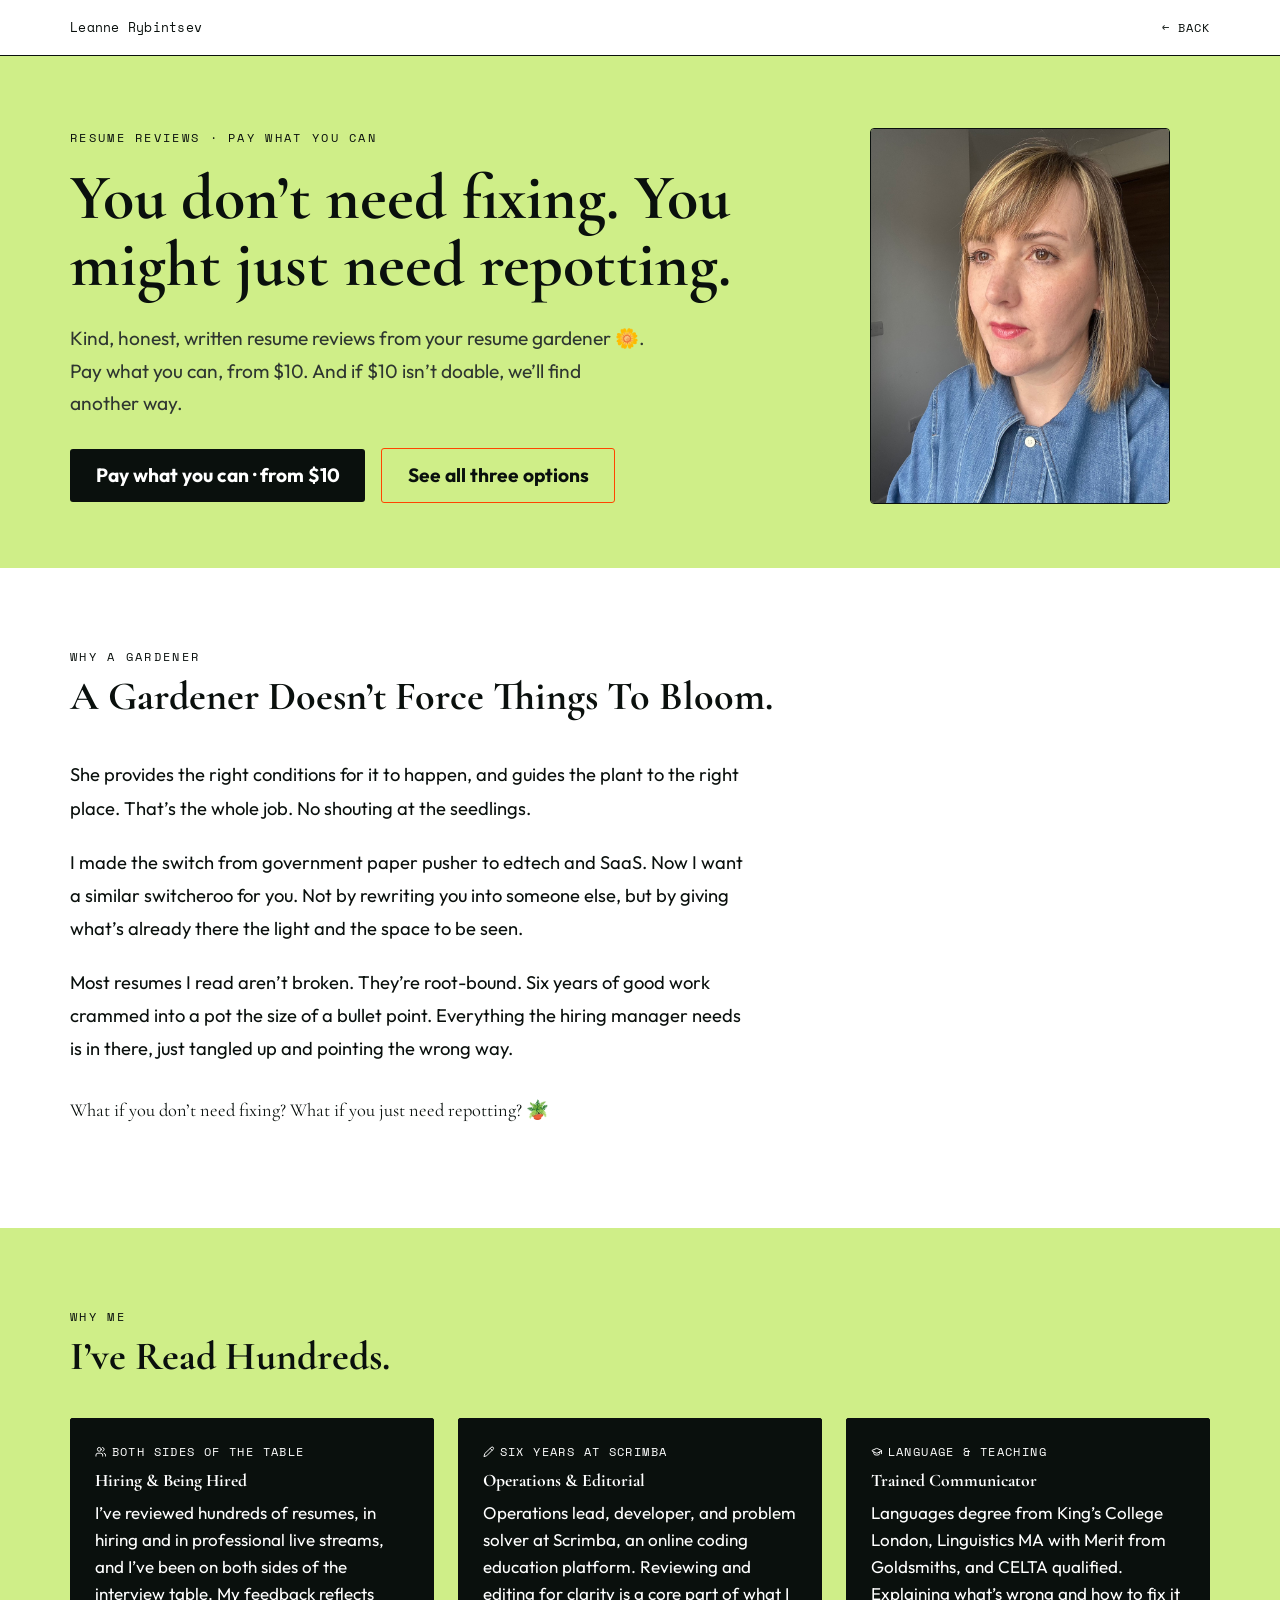
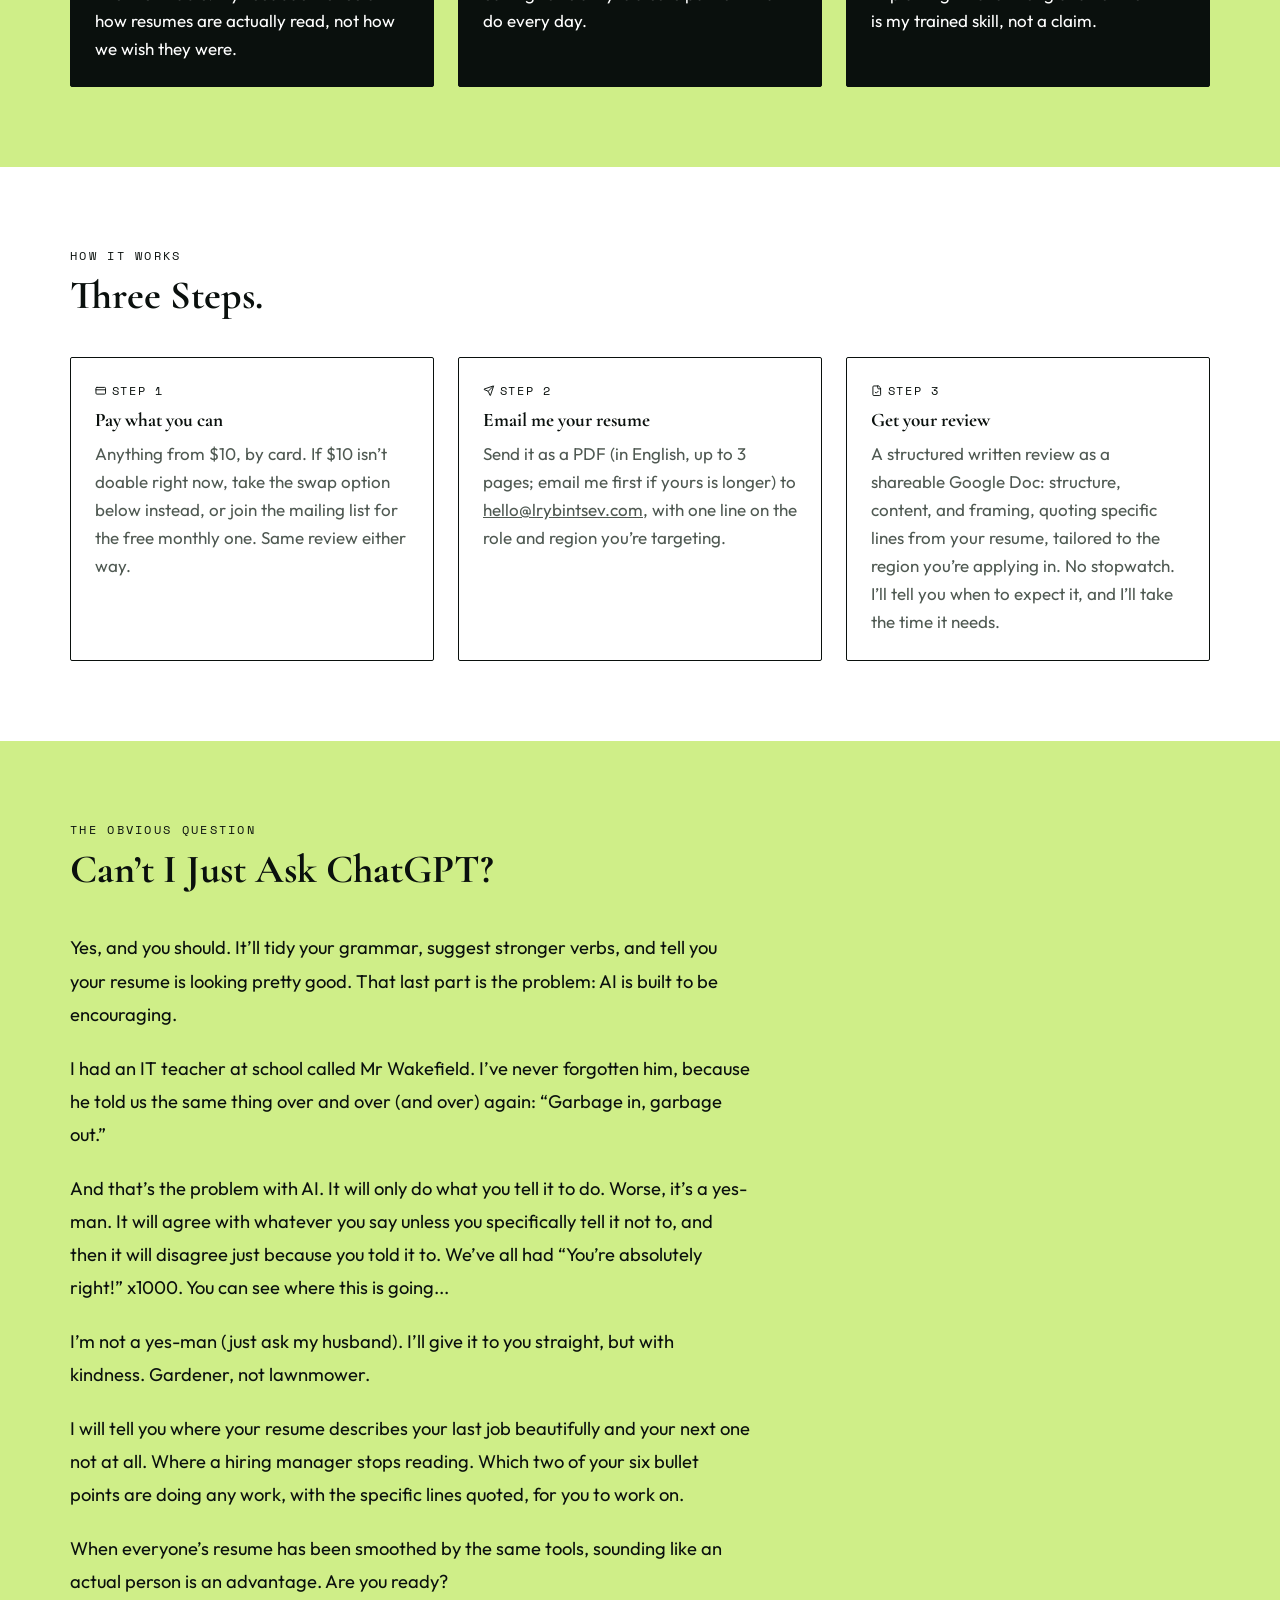
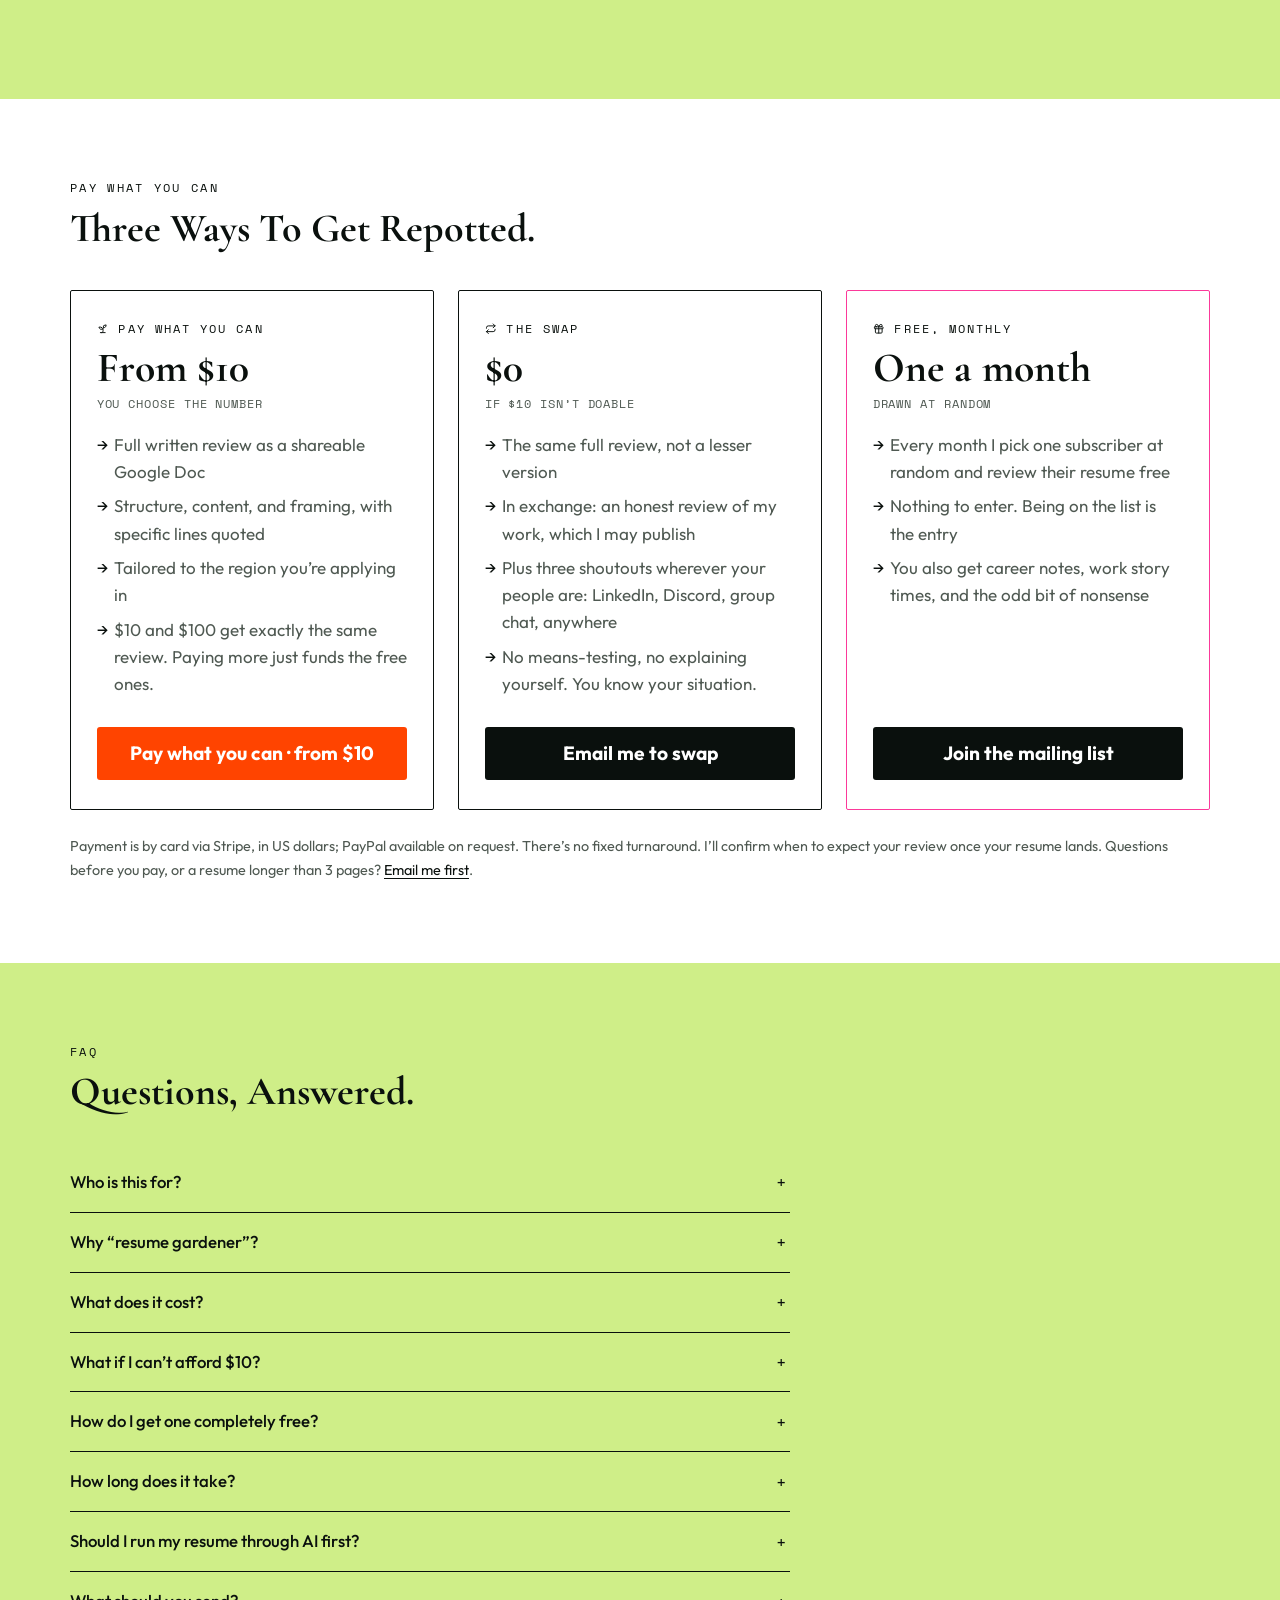
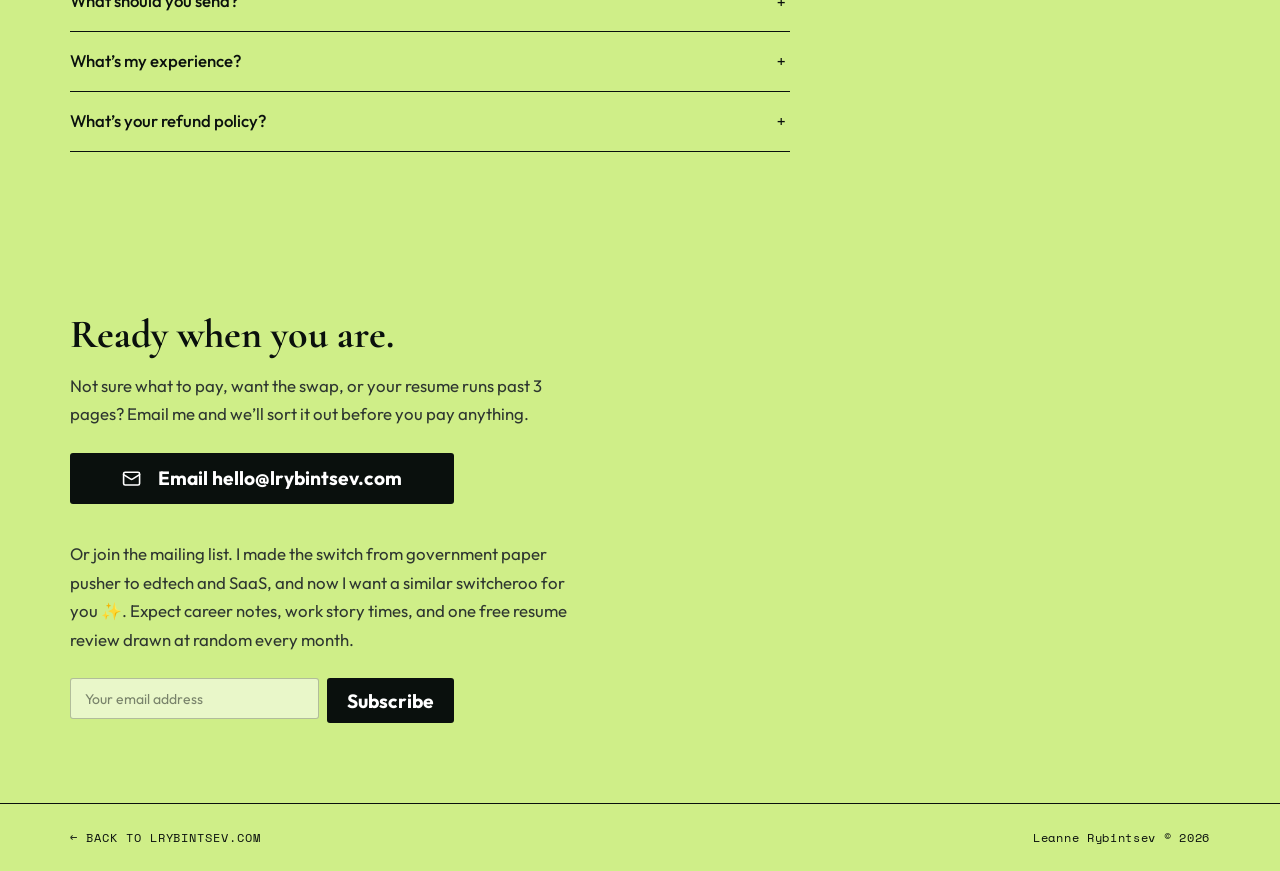
<file: cv-reviews.html>
<!DOCTYPE html>
<html lang="en">
<head>
  <meta charset="UTF-8" />
  <meta name="viewport" content="width=device-width, initial-scale=1.0" />
  <title>Resume Reviews | Leanne Rybintsev</title>
  <meta name="description" content="Kind, honest, written resume reviews from your resume gardener. Pay what you can, from $10. What if you don't need fixing? What if you just need repotting?" />
  <meta property="og:title" content="Resume Reviews | Leanne Rybintsev" />
  <meta property="og:description" content="Kind, honest, written resume reviews from your resume gardener. Pay what you can, from $10. What if you don't need fixing? What if you just need repotting?" />
  <meta property="og:type" content="website" />
  <meta name="twitter:card" content="summary" />
  <meta name="twitter:title" content="Resume Reviews | Leanne Rybintsev" />
  <meta name="twitter:description" content="Kind, honest, written resume reviews from your resume gardener. Pay what you can, from $10." />

  <link rel="icon" type="image/svg+xml" href="favicon.svg" />
  <link rel="preconnect" href="https://fonts.googleapis.com" />
  <link rel="preconnect" href="https://fonts.gstatic.com" crossorigin />
  <link href="https://fonts.googleapis.com/css2?family=Cormorant+Garamond:ital,wght@0,600;0,700;1,600;1,700&family=Outfit:wght@400;500&family=Space+Mono:wght@400;700&display=swap" rel="stylesheet" />
  <link rel="stylesheet" href="styles.css" />
  <script src="https://f.convertkit.com/ckjs/ck.5.js"></script>
</head>
<body>

  <svg xmlns="http://www.w3.org/2000/svg" style="display:none" aria-hidden="true">
    <symbol id="i-mail" viewBox="0 0 24 24"><rect width="20" height="16" x="2" y="4" rx="2"/><path d="m22 7-8.97 5.7a1.94 1.94 0 0 1-2.06 0L2 7"/></symbol>
    <symbol id="i-users" viewBox="0 0 24 24"><path d="M16 21v-2a4 4 0 0 0-4-4H6a4 4 0 0 0-4 4v2"/><circle cx="9" cy="7" r="4"/><path d="M22 21v-2a4 4 0 0 0-3-3.87"/><path d="M16 3.13a4 4 0 0 1 0 7.75"/></symbol>
    <symbol id="i-pencil" viewBox="0 0 24 24"><path d="M17 3a2.85 2.83 0 1 1 4 4L7.5 20.5 2 22l1.5-5.5Z"/><path d="m15 5 4 4"/></symbol>
    <symbol id="i-grad-cap" viewBox="0 0 24 24"><path d="M21.42 10.92a1 1 0 0 0-.02-1.84L12.83 5.18a2 2 0 0 0-1.66 0L2.6 9.08a1 1 0 0 0 0 1.83l8.57 3.91a2 2 0 0 0 1.66 0z"/><path d="M22 10v6"/><path d="M6 12.5V16a6 3 0 0 0 12 0v-3.5"/></symbol>
    <symbol id="i-card" viewBox="0 0 24 24"><rect width="20" height="14" x="2" y="5" rx="2"/><line x1="2" x2="22" y1="10" y2="10"/></symbol>
    <symbol id="i-send" viewBox="0 0 24 24"><path d="M14.536 21.686a.5.5 0 0 0 .937-.024l6.5-19a.496.496 0 0 0-.635-.635l-19 6.5a.5.5 0 0 0-.024.937l7.93 3.18a2 2 0 0 1 1.112 1.11z"/><path d="m21.854 2.147-10.94 10.939"/></symbol>
    <symbol id="i-file-check" viewBox="0 0 24 24"><path d="M15 2H6a2 2 0 0 0-2 2v16a2 2 0 0 0 2 2h12a2 2 0 0 0 2-2V7Z"/><path d="M14 2v4a2 2 0 0 0 2 2h4"/><path d="m9 15 2 2 4-4"/></symbol>
    <symbol id="i-book-open" viewBox="0 0 24 24"><path d="M2 3h6a4 4 0 0 1 4 4v14a3 3 0 0 0-3-3H2z"/><path d="M22 3h-6a4 4 0 0 0-4 4v14a3 3 0 0 1 3-3h7z"/></symbol>
    <symbol id="i-sprout" viewBox="0 0 24 24"><path d="M7 20h10"/><path d="M10 20c5.5-2.5.8-6.4 3-10"/><path d="M9.5 9.4c1.1.8 1.8 2.2 2.3 3.7-2 .4-3.5.4-4.8-.3-1.2-.6-2.3-1.9-3-4.2 2.8-.5 4.4 0 5.5.8z"/><path d="M14.1 6a7 7 0 0 0-1.1 4c1.9-.1 3.3-.6 4.3-1.4 1-1 1.6-2.3 1.7-4.6-2.7.1-4 1-4.9 2z"/></symbol>
    <symbol id="i-repeat" viewBox="0 0 24 24"><path d="m17 2 4 4-4 4"/><path d="M3 11v-1a4 4 0 0 1 4-4h14"/><path d="m7 22-4-4 4-4"/><path d="M21 13v1a4 4 0 0 1-4 4H3"/></symbol>
    <symbol id="i-gift" viewBox="0 0 24 24"><rect x="3" y="8" width="18" height="4" rx="1"/><path d="M12 8v13"/><path d="M19 12v7a2 2 0 0 1-2 2H7a2 2 0 0 1-2-2v-7"/><path d="M7.5 8a2.5 2.5 0 0 1 0-5A4.8 8 0 0 1 12 8a4.8 8 0 0 1 4.5-5 2.5 2.5 0 0 1 0 5"/></symbol>
  </svg>

  <nav class="site-nav" aria-label="Primary">
    <a href="index.html" class="nav-name">Leanne Rybintsev</a>
    <a href="index.html" class="nav-back">&larr; Back</a>
  </nav>

  <main>

    <header class="post-hero">
      <div class="hero-split">
        <div>
          <div class="post-meta">Resume Reviews &middot; Pay what you can</div>
          <h1 class="post-title">You don&rsquo;t need fixing. You might just need <em>repotting.</em></h1>
          <p class="post-subtitle">Kind, honest, written resume reviews from your resume gardener &#127804;. Pay what you can, from $10. And if $10 isn&rsquo;t doable, we&rsquo;ll find another way.</p>
          <div class="post-hero-actions">
            <a class="btn-primary" href="https://buy.stripe.com/fZu5kv7jM42UcuLdak1wY03" target="_blank" rel="noopener noreferrer">Pay what you can &middot; from $10</a>
            <a class="btn-ghost" href="#pricing">See all three options</a>
          </div>
        </div>
        <img src="images/leanne-denim.JPG" alt="Leanne Rybintsev" class="hero-photo" width="560" height="572" />
      </div>
    </header>

    <section id="gardener" aria-labelledby="gardener-heading" style="background: var(--paper);">
      <div class="section-tag">Why a gardener</div>
      <h2 class="section-heading" id="gardener-heading">A Gardener Doesn&rsquo;t Force Things To <em>Bloom.</em></h2>
      <div class="objection-text">
        <p>She provides the right conditions for it to happen, and guides the plant to the right place. That&rsquo;s the whole job. No shouting at the seedlings.</p>
        <p>I made the switch from government paper pusher to edtech and SaaS. Now I want a similar switcheroo for you. Not by rewriting you into someone else, but by giving what&rsquo;s already there the light and the space to be seen.</p>
        <p>Most resumes I read aren&rsquo;t broken. They&rsquo;re root-bound. Six years of good work crammed into a pot the size of a bullet point. Everything the hiring manager needs is in there, just tangled up and pointing the wrong way.</p>
        <p class="objection-pull">What if you don&rsquo;t need fixing? What if you just need repotting? &#129716;</p>
      </div>
    </section>

    <section id="why-me" aria-labelledby="why-me-heading" style="background: var(--paper-dark);">
      <div class="section-tag">Why me</div>
      <h2 class="section-heading" id="why-me-heading">I&rsquo;ve Read <em>Hundreds.</em></h2>
      <div class="bg-grid">
        <article class="bg-card">
          <div class="bg-card-tag"><svg class="icon tag-icon" aria-hidden="true"><use href="#i-users"/></svg>Both sides of the table</div>
          <h3 class="bg-card-title">Hiring &amp; Being Hired</h3>
          <p class="bg-card-desc">I&rsquo;ve reviewed hundreds of resumes, in hiring and in professional live streams, and I&rsquo;ve been on both sides of the interview table. My feedback reflects how resumes are actually read, not how we wish they were.</p>
        </article>
        <article class="bg-card">
          <div class="bg-card-tag"><svg class="icon tag-icon" aria-hidden="true"><use href="#i-pencil"/></svg>Six years at Scrimba</div>
          <h3 class="bg-card-title">Operations &amp; Editorial</h3>
          <p class="bg-card-desc">Operations lead, developer, and problem solver at Scrimba, an online coding education platform. Reviewing and editing for clarity is a core part of what I do every day.</p>
        </article>
        <article class="bg-card">
          <div class="bg-card-tag"><svg class="icon tag-icon" aria-hidden="true"><use href="#i-grad-cap"/></svg>Language &amp; Teaching</div>
          <h3 class="bg-card-title">Trained Communicator</h3>
          <p class="bg-card-desc">Languages degree from King&rsquo;s College London, Linguistics MA with Merit from Goldsmiths, and CELTA qualified. Explaining what&rsquo;s wrong and how to fix it is my trained skill, not a claim.</p>
        </article>
      </div>
    </section>

    <section id="how-it-works" aria-labelledby="how-heading" style="background: var(--paper);">
      <div class="section-tag">How it works</div>
      <h2 class="section-heading" id="how-heading">Three <em>Steps.</em></h2>
      <div class="steps-grid">
        <article class="step-card">
          <div class="step-number"><svg class="icon step-icon" aria-hidden="true"><use href="#i-card"/></svg>Step 1</div>
          <h3 class="step-title">Pay what you can</h3>
          <p class="step-desc">Anything from $10, by card. If $10 isn&rsquo;t doable right now, take the swap option below instead, or join the mailing list for the free monthly one. Same review either way.</p>
        </article>
        <article class="step-card">
          <div class="step-number"><svg class="icon step-icon" aria-hidden="true"><use href="#i-send"/></svg>Step 2</div>
          <h3 class="step-title">Email me your resume</h3>
          <p class="step-desc">Send it as a PDF (in English, up to 3 pages; email me first if yours is longer) to <a href="mailto:hello@lrybintsev.com?subject=Resume%20review%20request">hello@lrybintsev.com</a>, with one line on the role and region you&rsquo;re targeting.</p>
        </article>
        <article class="step-card">
          <div class="step-number"><svg class="icon step-icon" aria-hidden="true"><use href="#i-file-check"/></svg>Step 3</div>
          <h3 class="step-title">Get your review</h3>
          <p class="step-desc">A structured written review as a shareable Google Doc: structure, content, and framing, quoting specific lines from your resume, tailored to the region you&rsquo;re applying in. No stopwatch. I&rsquo;ll tell you when to expect it, and I&rsquo;ll take the time it needs.</p>
        </article>
      </div>
    </section>

    <section id="ai" aria-labelledby="ai-heading" style="background: var(--paper-dark);">
      <div class="section-tag">The obvious question</div>
      <h2 class="section-heading" id="ai-heading">Can&rsquo;t I Just Ask <em>ChatGPT?</em></h2>
      <div class="objection-text">
        <p>Yes, and you should. It&rsquo;ll tidy your grammar, suggest stronger verbs, and tell you your resume is looking pretty good. That last part is the problem: AI is built to be encouraging.</p>
        <p>I had an IT teacher at school called Mr Wakefield. I&rsquo;ve never forgotten him, because he told us the same thing over and over (and over) again: &ldquo;Garbage in, garbage out.&rdquo;</p>
        <p>And that&rsquo;s the problem with AI. It will only do what you tell it to do. Worse, it&rsquo;s a yes-man. It will agree with whatever you say unless you specifically tell it not to, and then it will disagree just because you told it to. We&rsquo;ve all had &ldquo;You&rsquo;re absolutely right!&rdquo; x1000. You can see where this is going...</p>
        <p>I&rsquo;m not a yes-man (just ask my husband). I&rsquo;ll give it to you straight, but with kindness. Gardener, not lawnmower.</p>
        <p>I will tell you where your resume describes your last job beautifully and your next one not at all. Where a hiring manager stops reading. Which two of your six bullet points are doing any work, with the specific lines quoted, for you to work on.</p>
        <p>When everyone&rsquo;s resume has been smoothed by the same tools, sounding like an actual person is an advantage. Are you ready?</p>
      </div>
    </section>

    <section id="pricing" aria-labelledby="pricing-heading" style="background: var(--paper);">
      <div class="section-tag">Pay what you can</div>
      <h2 class="section-heading" id="pricing-heading">Three Ways To Get <em>Repotted.</em></h2>
      <div class="pricing-grid pricing-grid--three">

        <article class="price-card">
          <div class="price-tier"><svg class="icon tag-icon" aria-hidden="true"><use href="#i-sprout"/></svg>Pay what you can</div>
          <p class="price-amount">From $10</p>
          <p class="price-turnaround">You choose the number</p>
          <ul class="price-features">
            <li>Full written review as a shareable Google Doc</li>
            <li>Structure, content, and framing, with specific lines quoted</li>
            <li>Tailored to the region you&rsquo;re applying in</li>
            <li>$10 and $100 get exactly the same review. Paying more just funds the free ones.</li>
          </ul>
          <a class="btn-buy btn-buy--clay" href="https://buy.stripe.com/fZu5kv7jM42UcuLdak1wY03" target="_blank" rel="noopener noreferrer">Pay what you can &middot; from $10</a>
        </article>

        <article class="price-card">
          <div class="price-tier"><svg class="icon tag-icon" aria-hidden="true"><use href="#i-repeat"/></svg>The swap</div>
          <p class="price-amount">$0</p>
          <p class="price-turnaround">If $10 isn&rsquo;t doable</p>
          <ul class="price-features">
            <li>The same full review, not a lesser version</li>
            <li>In exchange: an honest review of my work, which I may publish</li>
            <li>Plus three shoutouts wherever your people are: LinkedIn, Discord, group chat, anywhere</li>
            <li>No means-testing, no explaining yourself. You know your situation.</li>
          </ul>
          <a class="btn-buy" href="mailto:hello@lrybintsev.com?subject=Resume%20review%20%E2%80%94%20the%20swap&amp;body=Hi%20Leanne%2C%20I%27d%20like%20to%20take%20the%20swap%20option.%20My%20resume%20is%20attached%2C%20and%20the%20role%20%2F%20region%20I%27m%20targeting%20is%3A">Email me to swap</a>
        </article>

        <article class="price-card price-card--feature">
          <div class="price-tier"><svg class="icon tag-icon" aria-hidden="true"><use href="#i-gift"/></svg>Free, monthly</div>
          <p class="price-amount">One a month</p>
          <p class="price-turnaround">Drawn at random</p>
          <ul class="price-features">
            <li>Every month I pick one subscriber at random and review their resume free</li>
            <li>Nothing to enter. Being on the list is the entry</li>
            <li>You also get career notes, work story times, and the odd bit of nonsense</li>
          </ul>
          <a class="btn-buy" href="#join">Join the mailing list</a>
        </article>

      </div>
      <p class="pricing-smallprint">Payment is by card via Stripe, in US dollars; PayPal available on request. There&rsquo;s no fixed turnaround. I&rsquo;ll confirm when to expect your review once your resume lands. Questions before you pay, or a resume longer than 3 pages? <a href="mailto:hello@lrybintsev.com?subject=Resume%20review%20question">Email me first</a>.</p>
    </section>

    <section id="faq" aria-labelledby="faq-heading" style="background: var(--paper-dark);">
      <div class="section-tag">FAQ</div>
      <h2 class="section-heading" id="faq-heading">Questions, <em>Answered.</em></h2>
      <div class="faq-list">

        <details class="faq-item">
          <summary>Who is this for?</summary>
          <p class="faq-answer">Anyone applying for jobs with a resume or CV, up to 3 pages. Reviews are tailored to the region you&rsquo;re applying in, because UK, US, and EU conventions differ on length, photos, and personal details.</p>
        </details>

        <details class="faq-item">
          <summary>Why &ldquo;resume gardener&rdquo;?</summary>
          <p class="faq-answer">Because a gardener doesn&rsquo;t force plants to grow or flowers to bloom. She provides the right conditions for those things to happen, and guides the plant to the right place. That&rsquo;s what a good review does. Your experience is already there. It just needs light, space, and pointing in the right direction.</p>
        </details>

        <details class="faq-item">
          <summary>What does it cost?</summary>
          <p class="faq-answer">Pay what you can, starting at $10. There&rsquo;s no upper limit and no tiers. Someone paying $10 and someone paying $80 get the identical review; the people who can pay more are quietly funding the ones who can&rsquo;t.</p>
        </details>

        <details class="faq-item">
          <summary>What if I can&rsquo;t afford $10?</summary>
          <p class="faq-answer">Then take the swap. I&rsquo;ll do the review in exchange for an honest review of my work (which I may publish here and on LinkedIn) and three shoutouts wherever your people hang out. Email me and say you&rsquo;d like the swap. I won&rsquo;t ask you to justify it.</p>
        </details>

        <details class="faq-item">
          <summary>How do I get one completely free?</summary>
          <p class="faq-answer">Join my mailing list. Every month I draw one subscriber at random and review their resume free, no strings. Being on the list is the whole entry mechanism.</p>
        </details>

        <details class="faq-item">
          <summary>How long does it take?</summary>
          <p class="faq-answer">There&rsquo;s no fixed turnaround and no rush tier any more. When your resume arrives I&rsquo;ll tell you realistically when to expect it, and then I&rsquo;ll do it properly. If you&rsquo;re up against an application deadline, say so in your email and I&rsquo;ll tell you straight whether I can make it.</p>
        </details>

        <details class="faq-item">
          <summary>Should I run my resume through AI first?</summary>
          <p class="faq-answer">Yes, please do. Use whatever tools you like, then bring me what they produced. The gap between &ldquo;no errors&rdquo; and &ldquo;makes a hiring manager look twice&rdquo; is the part I&rsquo;m for.</p>
        </details>

        <details class="faq-item">
          <summary>What should you send?</summary>
          <p class="faq-answer">Your resume as a PDF, up to 3 pages (email me first if yours is longer), plus one line on the role and region you&rsquo;re targeting. PDF is what recruiters actually see, so that&rsquo;s what I review.</p>
        </details>

        <details class="faq-item">
          <summary>What&rsquo;s my experience?</summary>
          <p class="faq-answer">Six years at Scrimba as an operations lead, developer, and hiring manager. Before that, a languages degree from King&rsquo;s College London and a Linguistics MA with Merit from Goldsmiths, University of London. I&rsquo;m also CELTA qualified, so explaining things clearly is a trained skill, not a claim. And before all of that: government paper pusher, so I know exactly what a career switch feels like from the inside.</p>
        </details>

        <details class="faq-item">
          <summary>What&rsquo;s your refund policy?</summary>
          <p class="faq-answer">Reviews are personalised work, so I don&rsquo;t offer refunds once delivered. If something in the review is unclear, email me and I&rsquo;ll clarify at no charge.</p>
        </details>

      </div>
    </section>

    <section class="cv-cta" id="join" aria-labelledby="cta-heading">
      <h2 class="cv-cta-heading" id="cta-heading">Ready when <em>you are.</em></h2>
      <p class="cv-cta-text">Not sure what to pay, want the swap, or your resume runs past 3 pages? Email me and we&rsquo;ll sort it out before you pay anything.</p>
      <a href="mailto:hello@lrybintsev.com?subject=Resume%20review%20request" class="btn-email"><svg class="icon" aria-hidden="true"><use href="#i-mail"/></svg>Email hello@lrybintsev.com</a>
      <div class="cv-cta-substack">
        <p class="cv-cta-text">Or join the mailing list. I made the switch from government paper pusher to edtech and SaaS, and now I want a similar switcheroo for you &#10024;. Expect career notes, work story times, and one free resume review drawn at random every month.</p>
        <form action="https://app.kit.com/forms/9500357/subscriptions" class="seva-form formkit-form newsletter-form" method="post" data-sv-form="9500357" data-uid="9ef2ff9e05" data-format="inline" data-version="5">
          <div data-element="fields" data-stacked="false" class="seva-fields formkit-fields newsletter-fields">
            <div class="formkit-field newsletter-input-wrap">
              <input class="formkit-input newsletter-input" name="email_address" aria-label="Email Address" placeholder="Your email address" required="" type="email">
            </div>
            <button data-element="submit" class="formkit-submit newsletter-submit">
              <div class="formkit-spinner"><div></div><div></div><div></div></div>
              <span>Subscribe</span>
            </button>
          </div>
          <ul class="formkit-alert formkit-alert-error" data-element="errors" data-group="alert"></ul>
        </form>
      </div>
    </section>

  </main>

  <footer class="site-footer">
    <a href="index.html" class="nav-back">&larr; Back to lrybintsev.com</a>
    <p>Leanne Rybintsev &copy; 2026</p>
    <p class="visit-count" data-visit-count hidden>&#127793; <span data-visit-count-value></span> visits and counting</p>
  </footer>

  <!-- Records the visit. counter.js reads the total back out for the footer. -->
  <script data-goatcounter="https://lrybintsev.goatcounter.com/count" async src="//gc.zgo.at/count.js"></script>
  <script src="counter.js" defer></script>

</body>
</html>
</file>
<file: styles.css>
/* =========================================================================
   Shared styles for lrybintsev.com
   Used by: index.html and all blog post pages
   ========================================================================= */

*,
*::before,
*::after { box-sizing: border-box; margin: 0; padding: 0; }

:root {
  /* Acid pop palette — white base, black ink, orange/pink/lime. No neutrals, no beige. */
  --paper: #FFFFFF;
  --paper-dark: #CFEE88;          /* lime feature-section blocks */
  --paper-border: #0A100D;
  --paper-divider: #0A100D;
  --paper-divider-strong: #0A100D;

  --mauve: #CFEE88;               /* lime brand surface: nav, footer, feature blocks */
  --mauve-soft: #FFFFFF;          /* white surfaces */
  --mauve-hover: #FB399A;         /* interactive hover surface -> pink */
  --mauve-card: #FFFFFF;          /* cards: white w/ black border */
  --mauve-border: #0A100D;        /* black hairlines */
  --mauve-border-strong: #0A100D;

  --violet: #FF4400;             /* primary action -> orange */
  --violet-light: #FB399A;       /* action hover -> pink */
  --violet-deep: #0A100D;        /* small-text roles -> black (AA on white/lime) */
  --clay: #FB399A;              /* secondary accent -> pink */
  --clay-deep: #FB399A;         /* display italic accent words -> pink */

  --ink: #0A100D;
  --text: #0A100D;              /* primary copy */
  --text-soft: #2E3630;         /* lead paragraphs: a step off black */
  --text-muted: #4F5952;        /* supporting copy — 7.3:1 on white, 5.6:1 on lime */

  --font-display: "Cormorant Garamond", Georgia, serif;
  --font-body: "Outfit", system-ui, sans-serif;
  --font-mono: "Space Mono", ui-monospace, monospace;

  --nav-height: 56px;

  /* One content width for the whole site. Sections keep full-bleed
     backgrounds; only their contents are constrained. */
  --container: 1140px;
}

html { scroll-behavior: smooth; }
body {
  font-family: var(--font-body);
  background: var(--paper);
  color: var(--text);
  font-size: 16px;
  line-height: 1.6;
}

a { color: inherit; }

/* ---------- NAV (shared) ---------- */
.site-nav {
  position: fixed;
  top: 0; left: 0; right: 0;
  z-index: 100;
  display: flex;
  align-items: center;
  justify-content: space-between;
  padding: 0 max(2.5rem, calc((100% - var(--container)) / 2));
  height: var(--nav-height);
  background: var(--paper);
  border-bottom: 1px solid var(--mauve-border);
}
.nav-name {
  font-family: var(--font-mono);
  font-size: 0.82rem;
  color: var(--ink);
  text-decoration: none;
  letter-spacing: 0.02em;
}
.nav-links {
  display: flex;
  gap: 2rem;
  list-style: none;
}
.nav-links a {
  font-size: 0.75rem;
  color: var(--violet-deep);
  text-decoration: none;
  letter-spacing: 0.08em;
  text-transform: uppercase;
  font-weight: 500;
  font-family: var(--font-mono);
  padding: 0.35rem 0.6rem;
  border-radius: 3px;
  transition: color 0.2s, background 0.2s;
}
.nav-links a:hover { color: #FFFFFF; background: #0A100D; }
.nav-cta {
  font-size: 0.78rem;
  font-weight: 500;
  color: #FFFFFF;
  background: #0A100D;
  padding: 0.42rem 1rem;
  border-radius: 3px;
  text-decoration: none;
  letter-spacing: 0.04em;
  transition: background 0.2s;
}
.nav-cta:hover { background: #0A100D; outline: 2px solid var(--violet); outline-offset: 2px; }

/* ---------- SECTION HEADINGS (shared) ---------- */
.section-tag {
  font-family: var(--font-mono);
  font-size: 0.72rem;
  letter-spacing: 0.2em;
  text-transform: uppercase;
  color: var(--violet-deep);
  margin-bottom: 0.5rem;
}
#beyond .section-tag,
#connect .section-tag { color: var(--violet-deep); }
.section-heading {
  font-family: var(--font-display);
  font-size: clamp(1.9rem, 3.4vw, 2.5rem);
  font-weight: 700;
  line-height: 1.1;
  margin-bottom: 2.5rem;
  color: var(--text);
}
.section-heading em { font-style: normal; color: var(--ink); }

/* ---------- FOCUS STATES (a11y) ---------- */
:where(a, button, [role="button"]):focus-visible {
  outline: 2px solid var(--ink);
  outline-offset: 3px;
  border-radius: 2px;
}

/* =========================================================================
   index.html
   ========================================================================= */

/* HERO */
#hero {
  min-height: 100vh;
  background: var(--mauve);
  display: flex;
  flex-direction: column;
  justify-content: center;
  padding: 8rem max(2.5rem, calc((100% - var(--container)) / 2)) 3rem;
  position: relative;
  overflow: hidden;
}
.hero-inner {
  max-width: 1200px;
  display: grid;
  grid-template-columns: minmax(0, 1fr) 340px;
  gap: 4rem;
  align-items: center;
}
.hero-photo-large {
  width: 100%;
  height: auto;
  display: block;
  border-radius: 6px;
  border: 1px solid var(--mauve-border-strong);
}
@media (max-width: 900px) {
  .hero-inner { grid-template-columns: minmax(0, 1fr); gap: 2.5rem; }
  .hero-photo-large { max-width: 280px; margin-left: auto; margin-right: auto; }
}
.hero-avatar-row { display: flex; flex-wrap: wrap; align-items: center; gap: 1rem; margin-bottom: 1.5rem; }
.hero-avatar-wrap {
  width: 56px; height: 56px;
  border-radius: 50%;
  background: var(--violet);
  flex-shrink: 0;
  padding: 2px;
}
.hero-avatar {
  width: 100%; height: 100%;
  object-fit: cover;
  object-position: center 15%;
  display: block;
  border-radius: 50%;
}
.hero-role {
  font-family: var(--font-mono);
  font-size: 0.72rem;
  letter-spacing: 0.18em;
  min-width: 0;
  text-transform: uppercase;
  color: var(--violet-deep);
  line-height: 2.4;
}
.hero-headline {
  font-family: var(--font-display);
  font-size: clamp(2.8rem, 6vw, 5.2rem);
  overflow-wrap: break-word;
  font-weight: 700;
  line-height: 1.05;
  color: var(--ink);
  margin-bottom: 1.5rem;
}
.hero-headline em { font-style: normal; color: var(--ink); }
.hero-bio {
  font-size: 1.1rem;
  color: var(--text-soft);
  max-width: 580px;
  line-height: 1.75;
  margin-bottom: 0.6rem;
}
.hero-bio:last-of-type { margin-bottom: 2rem; }
.hero-bio a {
  color: var(--violet-deep);
  text-decoration: underline;
  text-underline-offset: 3px;
}
.hero-actions { display: flex; flex-wrap: wrap; align-items: center; gap: 1.5rem; }
.btn-primary {
  background: #0A100D;
  color: #FFFFFF;
  padding: 0.7rem 1.6rem;
  border-radius: 3px;
  font-size: 0.9rem;
  font-weight: 500;
  text-decoration: none;
  transition: background 0.2s;
}
.btn-primary:hover { background: var(--violet); color: #FFFFFF; }
.btn-ghost {
  border: 1px solid var(--violet);
  color: var(--violet-deep);
  padding: 0.7rem 1.6rem;
  border-radius: 3px;
  font-size: 0.9rem;
  font-weight: 500;
  text-decoration: none;
  transition: background 0.2s, color 0.2s;
}
.btn-ghost:hover { background: var(--violet); color: #FFFFFF; }


.social-links { display: flex; flex-wrap: wrap; gap: 1rem; align-items: center; }
.social-links a {
  color: var(--violet-deep);
  font-size: 0.75rem;
  font-family: var(--font-mono);
  letter-spacing: 0.06em;
  text-decoration: none;
  text-transform: uppercase;
  transition: color 0.2s, border-color 0.2s;
  border: 1px solid var(--mauve-border-strong);
  padding: 0.35rem 0.7rem;
  border-radius: 2px;
}
.social-links a:hover { color: var(--ink); border-color: var(--violet); }

.stats-bar {
  display: grid;
  grid-template-columns: repeat(4, 1fr);
  gap: 2rem;
  border-top: 1px solid var(--mauve-border);
  padding: 2rem 0 0;
  margin-top: 3rem;
}
.stat-number {
  font-family: var(--font-display);
  font-size: 2rem;
  font-weight: 700;
  color: var(--ink);
  line-height: 1;
  margin-bottom: 0.3rem;
}
.stat-label {
  font-size: 0.72rem;
  font-family: var(--font-mono);
  letter-spacing: 0.12em;
  text-transform: uppercase;
  color: var(--violet-deep);
}

/* SECTIONS */
section { padding: 5rem max(2.5rem, calc((100% - var(--container)) / 2)); }
#section-work       { background: var(--paper); }
#background         { background: var(--paper); border-top: 1px solid var(--paper-divider); }
#section-written    { background: var(--paper-dark); }
#section-watchread  { background: var(--paper); }

/* WORK (collapsible cards) */
.work-grid {
  display: grid;
  grid-template-columns: repeat(3, 1fr);
  border: 1px solid var(--mauve-border-strong);
  background: var(--mauve-card);
}
.work-card {
  /* Reset button styles */
  appearance: none;
  font: inherit;
  color: inherit;
  text-align: left;
  width: 100%;
  background: transparent;
  border: 0;
  border-right: 1px solid var(--mauve-border-strong);
  border-bottom: 1px solid var(--mauve-border-strong);
  padding: 1.5rem;
  position: relative;
  cursor: pointer;
  transition: background 0.2s;
}
.work-card:hover { background: var(--paper-dark); }
.work-card:nth-child(3n) { border-right: none; }
.work-card-tag {
  font-family: var(--font-mono);
  font-size: 0.72rem;
  letter-spacing: 0.15em;
  text-transform: uppercase;
  color: var(--violet-deep);
  margin-bottom: 0.6rem;
}
.work-card-title {
  font-family: var(--font-display);
  font-size: 1.1rem;
  font-weight: 700;
  color: var(--ink);
  line-height: 1.3;
}
.work-card-arrow {
  position: absolute;
  top: 1.2rem;
  right: 1.2rem;
  color: var(--violet-deep);
  font-size: 0.85rem;
  transition: transform 0.2s, color 0.2s;
}
.work-card[aria-expanded="true"] .work-card-arrow {
  transform: rotate(45deg);
  color: var(--violet);
}
/* Smooth, content-aware expand using grid trick — no hard max-height */
.work-card-detail {
  display: grid;
  grid-template-rows: 0fr;
  transition: grid-template-rows 0.35s ease;
  font-size: 1.0625rem;
  color: var(--text-muted);
  line-height: 1.65;
}
.work-card-detail > div {
  overflow: hidden;
  min-height: 0;
}
.work-card[aria-expanded="true"] .work-card-detail {
  grid-template-rows: 1fr;
  margin-top: 0.8rem;
}

/* PROJECTS */
.projects-grid {
  display: grid;
  grid-template-columns: repeat(3, 1fr);
  gap: 1.5rem;
}
.project-card {
  display: block;
  background: var(--paper);
  border: 1px solid var(--paper-border);
  padding: 1.6rem;
  border-radius: 2px;
  text-decoration: none;
  color: inherit;
  transition: transform 0.25s ease, box-shadow 0.25s ease;
}
.project-card:hover {
  transform: translateY(-2px);
  box-shadow: 0 4px 14px rgba(10, 16, 13, 0.06);
}
.project-tag {
  font-family: var(--font-mono);
  font-size: 0.72rem;
  letter-spacing: 0.15em;
  text-transform: uppercase;
  color: var(--violet-deep);
  margin-bottom: 0.6rem;
}
.project-title {
  font-family: var(--font-display);
  font-size: 1.2rem;
  font-weight: 700;
  color: var(--text);
  margin-bottom: 0.5rem;
}
.project-desc {
  font-size: 1.0625rem;
  color: var(--text-muted);
  line-height: 1.6;
}

/* BACKGROUND */
.bg-grid {
  display: grid;
  grid-template-columns: repeat(3, 1fr);
  gap: 1.5rem;
}
.bg-card {
  border: 1px solid var(--paper-border);
  padding: 1.5rem;
  border-radius: 2px;
  background: #0A100D;
}
.bg-card .bg-card-tag,
.bg-card .bg-card-title,
.bg-card .bg-card-desc { color: #FFFFFF; }
.bg-card-tag {
  font-family: var(--font-mono);
  font-size: 0.72rem;
  letter-spacing: 0.12em;
  text-transform: uppercase;
  color: var(--violet-deep);
  margin-bottom: 0.5rem;
}
.bg-card-title {
  font-family: var(--font-display);
  font-size: 1.1rem;
  font-weight: 700;
  color: var(--text);
  margin-bottom: 0.5rem;
  line-height: 1.2;
}
.bg-card-desc {
  font-size: 1.0625rem;
  color: var(--text-muted);
  line-height: 1.6;
}

/* WRITTEN / HOSTED (wr-*) */
.wr-subsection-label {
  font-family: var(--font-mono);
  font-size: 0.72rem;
  letter-spacing: 0.2em;
  text-transform: uppercase;
  color: var(--text-muted);
  padding: 0.6rem 0;
  border-top: 1px solid var(--paper-divider);
}
.wr-subsection-label--violet { color: var(--violet-deep); }
.wr-subsection-label--clay   { color: var(--clay-deep); }

.wr-grid {
  display: grid;
  grid-template-columns: repeat(3, 1fr);
  gap: 1px;
  background: var(--paper-divider-strong);
}
.wr-grid + .wr-subsection-label { margin-top: 2rem; }

.wr-card {
  background: var(--paper);
  padding: 1.4rem 1.4rem 2.8rem;
  position: relative;
  transition: background 0.15s, transform 0.25s ease, box-shadow 0.25s ease;
}
.wr-card:hover {
  background: var(--paper-dark);
  transform: translateY(-2px);
  box-shadow: 0 4px 14px rgba(10, 16, 13, 0.06);
}
.wr-card:hover .wr-card-link { transform: translate(1px, -1px); }
#section-watchread .wr-card:hover { background: var(--violet); }
#section-watchread .wr-card:hover .wr-card-type,
#section-watchread .wr-card:hover .wr-card-title,
#section-watchread .wr-card:hover .wr-card-link { color: #0A100D; }
.wr-card-type {
  font-family: var(--font-mono);
  font-size: 0.72rem;
  letter-spacing: 0.15em;
  text-transform: uppercase;
  color: var(--text-muted);
  margin-bottom: 0.5rem;
}
.wr-card-title {
  font-size: 1.0625rem;
  font-weight: 500;
  color: var(--text);
  line-height: 1.4;
}
.wr-card-link {
  position: absolute;
  bottom: 1rem;
  left: 1.4rem;
  font-size: 0.72rem;
  font-family: var(--font-mono);
  color: var(--violet-deep);
  text-decoration: none;
  transition: transform 0.2s ease;
  letter-spacing: 0.06em;
}
.wr-card-link:hover { text-decoration: underline; }
.wr-card-link--clay { color: var(--clay-deep); }

/* Carousel: JS pages through cards by toggling the [hidden] attribute.
   Explicit rule needed because grid children otherwise override hidden. */
.wr-card[hidden] { display: none; }

.wr-carousel-controls {
  display: flex;
  align-items: center;
  justify-content: center;
  gap: 1.25rem;
  margin-top: 1.5rem;
}
.wr-carousel-controls[hidden] { display: none; }

.wr-carousel-arrow {
  font-family: var(--font-mono);
  font-size: 1rem;
  line-height: 1;
  color: var(--violet-deep);
  background: none;
  border: none;
  padding: 0.4rem 0.6rem;
  cursor: pointer;
  transition: opacity 0.15s;
}
.wr-carousel-arrow:hover { opacity: 0.7; }
.wr-carousel-arrow:disabled {
  color: var(--text-muted);
  opacity: 0.35;
  cursor: default;
}

.wr-dots {
  display: flex;
  align-items: center;
  gap: 0.55rem;
}
.wr-dot {
  width: 9px;
  height: 9px;
  padding: 0;
  border-radius: 50%;
  border: none;
  background: var(--ink);
  opacity: 0.4;
  cursor: pointer;
  transition: opacity 0.15s, background 0.15s;
}
.wr-dot:hover { opacity: 0.7; }
.wr-dot[aria-current="true"] {
  background: var(--violet);
  opacity: 1;
}

/* EASTER EGG */
#easteregg {
  background: var(--paper);
  padding: 3rem max(2.5rem, calc((100% - var(--container)) / 2));
  border-top: 1px solid var(--paper-border);
  min-height: 14rem;
}
.ionce-text {
  font-family: var(--font-display);
  font-size: clamp(1.4rem, 3vw, 2rem);
  font-weight: 600;
  color: var(--text);
}
.ionce-prefix { display: block; margin-bottom: 0.3rem; }
.ionce-highlight-wrap { display: block; min-height: 2.8em; }
.ionce-button {
  appearance: none;
  background: none;
  border: 0;
  padding: 0;
  text-align: left;
  font: inherit;
  cursor: pointer;
  display: block;
  transition: opacity 0.15s, transform 0.15s;
}
.ionce-label {
  text-decoration: underline dotted;
  text-decoration-thickness: 2px;
  text-underline-offset: 4px;
}
.ionce-button:hover .ionce-label { text-decoration-style: solid; }
.ionce-button::after {
  content: "\21bb";
  display: inline-block;
  margin-left: 0.4em;
  font-size: 0.85em;
  text-decoration: none;
  transition: transform 0.3s ease;
}
@media (prefers-reduced-motion: no-preference) {
  .ionce-button:hover::after { transform: rotate(180deg); }
}
.ionce-button:hover { opacity: 0.85; }
.ionce-button--violet { color: var(--violet); }
.ionce-button--clay   { color: var(--clay-deep); }

/* BEYOND */
#beyond {
  background: var(--mauve);
  padding: 5rem max(2.5rem, calc((100% - var(--container)) / 2));
}
#beyond .section-heading { color: var(--ink); }
.beyond-grid {
  display: grid;
  grid-template-columns: repeat(2, 1fr);
  gap: 1px;
  background: var(--mauve-border);
}
.beyond-item {
  background: var(--mauve-soft);
  padding: 1.8rem 1.5rem;
}
.beyond-icon { font-size: 1.4rem; margin-bottom: 0.6rem; }
.beyond-label {
  font-family: var(--font-mono);
  font-size: 0.72rem;
  letter-spacing: 0.14em;
  text-transform: uppercase;
  color: var(--violet-deep);
  margin-bottom: 0.5rem;
}
.beyond-label--clay { color: var(--clay-deep); }
.beyond-text {
  font-size: 1.0625rem;
  color: var(--text-soft);
  line-height: 1.6;
}
.beyond-text a {
  color: var(--violet-deep);
  text-decoration: underline;
  text-underline-offset: 3px;
}

/* CONNECT */
#connect {
  background: var(--mauve);
  color: var(--ink);
  padding: 3rem max(2.5rem, calc((100% - var(--container)) / 2)) 5rem;
}
.connect-inner {
  display: grid;
  grid-template-columns: 1fr 1fr;
  gap: 4rem;
  align-items: start;
  /* No inner cap: #connect already supplies the shared container inset. */
}
.connect-heading {
  font-family: var(--font-display);
  font-size: clamp(2.5rem, 5vw, 4rem);
  font-weight: 700;
  line-height: 1.05;
  color: var(--ink);
}
.connect-heading em { font-style: normal; color: var(--ink); }
.connect-photo {
  display: block;
  margin-top: 2rem;
  width: 100%;
  max-width: 380px;
  aspect-ratio: 4 / 5;
  object-fit: cover;
  border-radius: 4px;
}
.connect-right { padding-top: calc(clamp(2.5rem, 5vw, 4rem) * 1.05 + 2rem); }
.connect-tag {
  font-family: var(--font-mono);
  font-size: 0.72rem;
  letter-spacing: 0.18em;
  text-transform: uppercase;
  color: var(--violet-deep);
  margin-bottom: 1rem;
}
.connect-text {
  font-size: 1.05rem;
  color: var(--text-soft);
  line-height: 1.7;
  margin-bottom: 1.5rem;
}
.connect-actions {
  display: inline-grid;
  grid-template-columns: auto auto;
  align-items: center;
  gap: 1rem;
}
/* The two-column track is for the pair of buttons. Everything else in here
   (divider, newsletter blurb, Kit form) is full-width and must span both,
   otherwise it gets dealt into the button columns. */
.connect-actions > .newsletter-divider,
.connect-actions > .connect-text,
.connect-actions > .newsletter-form { grid-column: 1 / -1; }
.connect-actions > .connect-text { margin-bottom: 0; }
.btn-email {
  background: #0A100D;
  color: #FFFFFF;
  padding: 0.65rem 1.4rem;
  border-radius: 3px;
  font-size: 0.85rem;
  font-weight: 500;
  text-decoration: none;
  transition: background 0.2s;
  white-space: nowrap;
}
.btn-email:hover { background: var(--violet); color: #FFFFFF; }
.connect-social {
  font-family: var(--font-mono);
  font-size: 0.75rem;
  color: var(--violet-deep);
  text-decoration: none;
  letter-spacing: 0.06em;
  text-transform: uppercase;
  transition: color 0.2s;
}
.connect-social:hover { color: var(--ink); }




/* NEWSLETTER FORM */
.newsletter-divider {
  grid-column: 1 / -1;
  display: flex;
  align-items: center;
  margin: 0.75rem 0 0.25rem;
  gap: 0.75rem;
}
.newsletter-divider::before,
.newsletter-divider::after {
  content: '';
  flex: 1;
  height: 1px;
  background: rgba(10, 16, 13, 0.18);
}
.newsletter-divider-label {
  font-family: var(--font-mono);
  font-size: 0.72rem;
  letter-spacing: 0.15em;
  text-transform: uppercase;
  color: var(--violet-deep);
  white-space: nowrap;
}
.newsletter-fields {
  display: flex;
  gap: 0.5rem;
  align-items: stretch;
  flex-wrap: wrap;
}
.newsletter-input-wrap {
  flex: 1 1 200px;
}
.newsletter-input {
  width: 100%;
  background: rgba(255, 255, 255, 0.55);
  border: 1px solid rgba(10, 16, 13, 0.25);
  border-radius: 3px;
  color: var(--ink);
  font-size: 0.875rem;
  padding: 0.65rem 0.9rem;
  outline: none;
  transition: border-color 0.2s;
  font-family: var(--font-body);
}
.newsletter-input::placeholder { color: rgba(10, 16, 13, 0.5); }
.newsletter-input:focus { border-color: var(--violet); }
.newsletter-submit {
  background: #0A100D;
  color: #FFFFFF;
  border: none;
  border-radius: 3px;
  font-size: 0.85rem;
  font-weight: 500;
  padding: 0.65rem 1.25rem;
  cursor: pointer;
  transition: background 0.2s;
  white-space: nowrap;
  position: relative;
  overflow: hidden;
  font-family: var(--font-body);
}
.newsletter-submit:hover { background: var(--violet); color: #FFFFFF; }
.newsletter-substack-link {
  grid-column: 1 / -1;
  display: flex;
  align-items: center;
  justify-content: center;
  gap: 0.45em;
  text-decoration: none;
  text-align: center;
  background: var(--clay-deep);
  color: #FFFFFF;
}
.newsletter-substack-link:hover { background: var(--violet); color: #FFFFFF; }
/* Open-book glyph is optically top-heavy; nudge it down to sit centred with the text */
.newsletter-substack-link .icon { transform: translateY(0.1em); }
.newsletter-submit > span { display: block; }
/* spinner (hidden by default, shown when active) */
.formkit-spinner {
  display: flex;
  height: 0;
  width: 0;
  margin: 0 auto;
  position: absolute;
  top: 0; left: 0; right: 0;
  overflow: hidden;
  transition: all 300ms ease-in-out;
}
.newsletter-submit[data-active] .formkit-spinner { height: 100%; width: 40px; }
.newsletter-submit[data-active] .formkit-spinner ~ span { opacity: 0; }
.formkit-spinner > div {
  margin: auto;
  width: 8px; height: 8px;
  background: #fff;
  opacity: 0.6;
  border-radius: 50%;
  display: inline-block;
  animation: formkit-bouncedelay-formkit-form-data-uid-9ef2ff9e05- 1.4s infinite ease-in-out both;
}
.formkit-spinner > div:nth-child(1) { animation-delay: -0.32s; }
.formkit-spinner > div:nth-child(2) { animation-delay: -0.16s; }
/* Kit's ck.5.js normally injects this keyframe, named after the form's data-uid.
   Defining it here means the spinner still animates if their CSS doesn't land. */
@keyframes formkit-bouncedelay-formkit-form-data-uid-9ef2ff9e05- {
  0%, 80%, 100% { transform: scale(0); }
  40% { transform: scale(1); }
}
.newsletter-form .formkit-alert {
  border-radius: 3px;
  list-style: none;
  margin: 0.75rem 0 0;
  padding: 0.6rem 0.9rem;
  font-size: 0.8rem;
}
.newsletter-form .formkit-alert:empty { display: none; }
.newsletter-form .formkit-alert-success {
  background: rgba(255, 255, 255, 0.6);
  border: 1px solid rgba(10, 16, 13, 0.25);
  color: var(--ink);
}
.newsletter-form .formkit-alert-error {
  background: rgba(251, 57, 154, 0.12);
  border: 1px solid var(--clay-deep);
  color: var(--clay-deep);
}

/* FOOTER */
.site-footer {
  background: var(--mauve);
  border-top: 1px solid var(--mauve-border);
  padding: 1.5rem max(2.5rem, calc((100% - var(--container)) / 2));
  display: flex;
  justify-content: space-between;
  align-items: center;
  flex-wrap: wrap;
  gap: 1rem;
}
.footer-links {
  display: flex;
  align-items: center;
  gap: 0.6rem;
  flex-wrap: wrap;
}
.footer-btn {
  display: inline-flex;
  align-items: center;
  gap: 0.4rem;
  font-family: var(--font-mono);
  font-size: 0.72rem;
  letter-spacing: 0.06em;
  color: var(--violet-deep);
  text-decoration: none;
  border: 1px solid var(--mauve-border-strong);
  border-radius: 3px;
  padding: 0.4rem 0.75rem;
  transition: background 0.2s;
}
.footer-btn:hover { background: var(--mauve-hover); color: #FFFFFF; }
.site-footer p {
  font-family: var(--font-mono);
  font-size: 0.72rem;
  color: var(--violet-deep);
  letter-spacing: 0.06em;
}

/* Footer visit counter. Populated by counter.js; stays hidden if the count
   can't be fetched, so the footer never shows a placeholder or a zero. */
.visit-count {
  font-family: var(--font-mono);
  font-size: 0.72rem;
  color: var(--violet-deep);
  letter-spacing: 0.06em;
  opacity: 0.85;
}
.visit-count[hidden] { display: none; }

/* ANIMATIONS */
@keyframes fadeUp {
  from { opacity: 0; transform: translateY(20px); }
  to   { opacity: 1; transform: translateY(0); }
}
.hero-inner > * {
  opacity: 0;
  animation: fadeUp 0.6s ease forwards;
}
.hero-avatar-row { animation-delay: 0.1s; }
.hero-headline   { animation-delay: 0.25s; }
.hero-bio        { animation-delay: 0.4s; }
.hero-actions    { animation-delay: 0.5s; }

/* ---------- SHORTS SHELF ---------- */
.shorts-blurb {
  font-size: 1rem;
  color: var(--text-muted);
  line-height: 1.6;
  margin: 0.6rem 0 1rem;
  max-width: 480px;
}
.shorts-blurb[hidden] { display: none; }

.shorts-shelf {
  display: flex;
  gap: 1rem;
  overflow-x: auto;
  scroll-snap-type: x mandatory;
  padding: 0.25rem 0.25rem 1rem;
  -webkit-overflow-scrolling: touch;
}
.shorts-shelf::-webkit-scrollbar { height: 6px; }
.shorts-shelf::-webkit-scrollbar-thumb { background: var(--paper-divider-strong); border-radius: 3px; }
.short-card {
  position: relative;
  flex: 0 0 158px;
  aspect-ratio: 9 / 16;
  scroll-snap-align: start;
  border-radius: 10px;
  overflow: hidden;
  background: var(--mauve-soft);
  border: 1px solid var(--paper-border);
  text-decoration: none;
  display: block;
  transition: transform 0.25s ease, box-shadow 0.25s ease, border-color 0.25s ease;
}
.short-card:hover {
  transform: translateY(-2px);
  box-shadow: 0 4px 14px rgba(10, 16, 13, 0.10);
  border-color: var(--clay);
}
.short-card img {
  width: 100%;
  height: 100%;
  object-fit: cover;
  display: block;
}
.short-card-play {
  appearance: none;
  border: 0;
  padding: 0;
  background: none;
  cursor: pointer;
  display: block;
  width: 100%;
  height: 100%;
  position: relative;
  font: inherit;
  text-align: left;
}
.short-card iframe {
  width: 100%;
  height: 100%;
  border: 0;
  display: block;
}
.short-card-title {
  position: absolute;
  left: 0; right: 0; bottom: 0;
  padding: 1.6rem 0.6rem 0.55rem;
  background: linear-gradient(to top, rgba(10, 16, 13, 0.85), transparent);
  color: #fff;
  font-size: 0.72rem;
  line-height: 1.35;
  font-weight: 500;
}
.short-card-badge {
  position: absolute;
  top: 0.5rem;
  left: 0.5rem;
  font-family: var(--font-mono);
  font-size: 0.68rem;
  letter-spacing: 0.12em;
  text-transform: uppercase;
  color: #FFFFFF;
  background: #0A100D;
  padding: 0.15rem 0.4rem;
  border-radius: 2px;
}

/* ---------- SCROLL REVEALS (classes added by JS; no-JS pages stay visible) ---------- */
.reveal {
  opacity: 0;
  transform: translateY(8px);
  transition: opacity 0.45s ease-out, transform 0.45s ease-out;
}
.reveal.is-visible {
  opacity: 1;
  transform: none;
}

/* ---------- ICONS (inline SVG sprite) ---------- */
.icon {
  width: 1em;
  height: 1em;
  fill: none;
  stroke: currentColor;
  stroke-width: 2;
  stroke-linecap: round;
  stroke-linejoin: round;
  vertical-align: -0.125em;
}
.tag-icon { margin-right: 0.45em; }
.social-links .icon { width: 0.95em; height: 0.95em; margin-right: 0.35em; }
.btn-email .icon,
.connect-social .icon { margin-right: 0.45em; }
.beyond-icon { color: var(--violet); }
.beyond-icon--clay { color: var(--clay-deep); }
.beyond-icon .icon { width: 1.6rem; height: 1.6rem; stroke-width: 1.75; }

/* =========================================================================
   RESPONSIVE
   ========================================================================= */

@media (max-width: 900px) {
  .work-grid       { grid-template-columns: 1fr 1fr; }
  .work-card:nth-child(3n) { border-right: 1px solid var(--mauve-border-strong); }
  .work-card:nth-child(2n) { border-right: none; }
  .projects-grid   { grid-template-columns: 1fr 1fr; }
  .bg-grid         { grid-template-columns: 1fr 1fr; }
  .beyond-grid     { grid-template-columns: 1fr 1fr; }
  .connect-inner   { grid-template-columns: 1fr; gap: 2rem; }
  .connect-right   { padding-top: 0; }
  .connect-photo   { margin-left: auto; margin-right: auto; }
  .wr-grid         { grid-template-columns: 1fr 1fr; }
}

@media (max-width: 600px) {
  .nav-links { display: none; }
  .stats-bar       { grid-template-columns: 1fr 1fr; }
  .work-grid       { grid-template-columns: 1fr; }
  .projects-grid   { grid-template-columns: 1fr; }
  .bg-grid         { grid-template-columns: 1fr; }
  .wr-grid         { grid-template-columns: 1fr; }
  .beyond-grid     { grid-template-columns: 1fr 1fr; }

  section,
  #beyond,
  #connect          { padding: 3.5rem 1.25rem; }
  .site-nav         { padding: 0 1.25rem; }
  #hero             { padding: 7rem 1.25rem 3rem; }
  .hero-headline    { font-size: clamp(2.1rem, 8.5vw, 2.8rem); }
  /* Neutralise the hand-placed line breaks (they force lines far wider than a
     phone) so the headline wraps to the viewport instead. */
  .hero-headline br::before { content: " "; white-space: normal; }
  .hero-role        { font-size: 0.65rem; letter-spacing: 0.12em; line-height: 1.8; }
  .hero-actions     { gap: 1rem; }
  .site-footer      { padding: 2rem 1.25rem; }
  .connect-actions  { grid-template-columns: 1fr; width: 100%; }
  .btn-email        { text-align: center; }
}

/* Accessibility: respect reduced motion */
@media (prefers-reduced-motion: reduce) {
  html { scroll-behavior: auto; }
  *,
  *::before,
  *::after {
    animation-duration: 0.01ms !important;
    animation-iteration-count: 1 !important;
    transition-duration: 0.01ms !important;
  }
  .hero-inner > * { opacity: 1; }
}


/* =========================================================================
   Merged from blog.css (post-page + shared blog styles)
   ========================================================================= */

/* =========================================================================
   Blog post styles — applied on top of ../styles.css
   ========================================================================= */

/* Back-link in the nav (post pages only) */
.nav-back {
  font-size: 0.75rem;
  color: var(--violet-deep);
  text-decoration: none;
  letter-spacing: 0.08em;
  text-transform: uppercase;
  font-weight: 500;
  font-family: var(--font-mono);
  transition: color 0.2s;
}
.nav-back:hover { color: var(--ink); }

/* HERO */
.post-hero {
  padding: 8rem max(2.5rem, calc((100% - var(--container)) / 2)) 4rem;
  background: var(--mauve);
}
.post-meta {
  font-family: var(--font-mono);
  font-size: 0.72rem;
  letter-spacing: 0.2em;
  text-transform: uppercase;
  color: var(--violet-deep);
  margin-bottom: 1rem;
}
.post-title {
  font-family: var(--font-display);
  font-size: clamp(2.4rem, 5vw, 4.5rem);
  font-weight: 700;
  line-height: 1.05;
  color: var(--ink);
  max-width: 780px;
  margin-bottom: 1.5rem;
}
.post-title em { font-style: normal; color: var(--ink); }
.post-subtitle {
  font-size: 1.2rem;
  color: var(--text-soft);
  max-width: 580px;
  line-height: 1.7;
}

/* CTA row under the hero subtitle. Deliberately not reusing .hero-actions:
   that class carries the homepage entrance animation delay. */
.post-hero-actions {
  display: flex;
  flex-wrap: wrap;
  align-items: center;
  gap: 1rem;
  margin-top: 1.75rem;
}

/* HERO IMAGE */
.post-image-wrap {
  max-width: 680px;
  margin: 0 auto;
  padding: 0 max(2.5rem, calc((100% - var(--container)) / 2));
  transform: translateY(-2rem);
}
.post-image-wrap img {
  width: 100%;
  border-radius: 3px;
  display: block;
  border: 3px solid var(--clay);
}
.post-image-caption {
  font-family: var(--font-mono);
  font-size: 0.72rem;
  color: var(--text-muted);
  letter-spacing: 0.08em;
  text-transform: uppercase;
  margin-top: 0.6rem;
  text-align: center;
}

/* BODY */
.post-content {
  max-width: 680px;
  margin: 0 auto;
  padding: 3rem max(2.5rem, calc((100% - var(--container)) / 2)) 6rem;
}
.post-content p {
  margin-bottom: 1.4rem;
  font-size: 1.15rem;
  line-height: 1.8;
}
.post-content h2 {
  font-family: var(--font-display);
  font-size: 1.8rem;
  font-weight: 700;
  margin: 2.5rem 0 1rem;
  line-height: 1.2;
}
.post-content blockquote {
  font-family: var(--font-display);
  font-size: 1.6rem;
  font-style: normal;
  color: var(--violet);
  border-left: 3px solid var(--violet);
  padding: 0.5rem 0 0.5rem 1.5rem;
  margin: 2rem 0;
  line-height: 1.3;
}

/* TIP CALLOUTS */
.tip {
  display: flex;
  gap: 1rem;
  margin-bottom: 1.8rem;
  padding: 1.2rem 1.4rem;
  background: var(--mauve);
  border-left: 3px solid var(--violet);
  border-radius: 0 3px 3px 0;
}
.tip--clay { border-left-color: var(--clay); }
.tip-emoji { font-size: 1.3rem; flex-shrink: 0; padding-top: 0.1rem; }
.tip-label {
  font-family: var(--font-mono);
  font-size: 0.72rem;
  letter-spacing: 0.15em;
  text-transform: uppercase;
  color: var(--violet-deep);
  margin-bottom: 0.3rem;
}
.tip--clay .tip-label { color: var(--clay-deep); }
.tip-text {
  font-size: 1.05rem;
  line-height: 1.65;
}

@media (max-width: 600px) {
  .post-hero        { padding: 7rem 1.25rem 3rem; }
  .post-image-wrap  { padding: 0 1.25rem; }
  .post-content     { padding: 0 1.25rem 4rem; }
}


/* =========================================================================
   Merged from cv-reviews.css (CV Reviews page styles)
   ========================================================================= */

/* =========================================================================
   CV Reviews page styles — applied on top of styles.css + blog.css
   ========================================================================= */

/* ---------- HERO (text left, photo right) ---------- */
.hero-split {
  display: grid;
  grid-template-columns: 1fr 300px;
  gap: 3rem;
  align-items: center;
  max-width: 1100px;
}
.hero-photo {
  width: 100%;
  height: auto;
  display: block;
  border-radius: 4px;
  border: 1px solid var(--mauve-border-strong);
}

@media (max-width: 800px) {
  .hero-split { grid-template-columns: 1fr; gap: 2rem; }
  .hero-photo { max-width: 240px; }
}

/* ---------- HOW IT WORKS ---------- */
.steps-grid {
  display: grid;
  grid-template-columns: repeat(3, 1fr);
  gap: 1.5rem;
  counter-reset: step;
}
.step-card {
  border: 1px solid var(--paper-border);
  padding: 1.5rem;
  border-radius: 2px;
  background: var(--paper);
  position: relative;
}
.step-number {
  font-family: var(--font-mono);
  font-size: 0.72rem;
  letter-spacing: 0.15em;
  text-transform: uppercase;
  color: var(--ink);
  margin-bottom: 0.5rem;
}
.step-title {
  font-family: var(--font-display);
  font-size: 1.2rem;
  font-weight: 700;
  color: var(--text);
  margin-bottom: 0.5rem;
  line-height: 1.2;
}
.step-icon { margin-right: 0.45em; }
.step-desc {
  font-size: 1.0625rem;
  color: var(--text-muted);
  line-height: 1.65;
}

/* ---------- AI OBJECTION ---------- */
.objection-text { max-width: 680px; }
.objection-text p {
  font-size: 1.15rem;
  line-height: 1.8;
  color: var(--text);
  margin-bottom: 1.3rem;
}
.objection-pull {
  font-family: var(--font-display);
  font-style: normal;
  font-size: 1.6rem;
  line-height: 1.3;
  color: var(--ink);
  margin-top: 1.8rem;
}

/* ---------- PRICING ---------- */
.pricing-grid {
  display: grid;
  grid-template-columns: 1fr 1fr;
  gap: 1.5rem;
}
.price-card {
  background: var(--paper);
  border: 1px solid var(--paper-border);
  border-radius: 2px;
  padding: 1.8rem 1.6rem;
  display: flex;
  flex-direction: column;
}
/* Highlighted card. Was the old rush tier; now marks the free monthly draw. */
.price-card--feature { border-color: var(--clay); }
.price-tier {
  font-family: var(--font-mono);
  font-size: 0.72rem;
  letter-spacing: 0.18em;
  text-transform: uppercase;
  color: var(--violet-deep);
  margin-bottom: 0.6rem;
}
.price-card--feature .price-tier { color: var(--ink); }
.price-amount {
  font-family: var(--font-display);
  font-size: 2.6rem;
  font-weight: 700;
  color: var(--text);
  line-height: 1;
  margin-bottom: 0.35rem;
}
.price-turnaround {
  font-family: var(--font-mono);
  font-size: 0.72rem;
  letter-spacing: 0.08em;
  text-transform: uppercase;
  color: var(--text-muted);
  margin-bottom: 1.1rem;
}
.price-features {
  list-style: none;
  margin-bottom: 1.4rem;
  flex-grow: 1;
}
.price-features li {
  font-size: 1.0625rem;
  color: var(--text-muted);
  line-height: 1.6;
  padding-left: 1.1rem;
  position: relative;
  margin-bottom: 0.45rem;
}
.price-features li::before {
  content: "\2192";
  position: absolute;
  left: 0;
  color: var(--violet-deep);
}
.price-card--feature .price-features li::before { color: var(--ink); }
.btn-buy {
  display: block;
  text-align: center;
  background: #0A100D;
  color: #FFFFFF;
  padding: 0.7rem 1.4rem;
  border-radius: 3px;
  font-size: 0.9rem;
  font-weight: 500;
  text-decoration: none;
  transition: background 0.2s;
}
.btn-buy:hover { background: var(--violet); color: #FFFFFF; }
.btn-buy--clay { background: var(--violet); color: #FFFFFF; }
.btn-buy--clay:hover { background: #0A100D; color: #FFFFFF; }

/* Founding-rate block inside the Standard card */
.founding-offer {
  border: 1px dashed var(--clay-deep);
  border-radius: 3px;
  padding: 0.9rem 1rem;
  margin-bottom: 1.4rem;
  background: var(--mauve);
}
.founding-offer-label {
  font-family: var(--font-mono);
  font-size: 0.72rem;
  letter-spacing: 0.15em;
  text-transform: uppercase;
  color: var(--ink);
  margin-bottom: 0.35rem;
}
.founding-offer-text {
  font-size: 0.9rem;
  color: var(--text);
  line-height: 1.6;
  margin-bottom: 0.7rem;
}
.founding-offer .btn-buy {
  font-size: 0.82rem;
  padding: 0.5rem 1rem;
}

.pricing-smallprint {
  font-size: 0.9rem;
  color: var(--text-muted);
  line-height: 1.7;
  margin-top: 1.5rem;
}
.pricing-smallprint a {
  color: var(--violet-deep);
  text-underline-offset: 3px;
}

/* ---------- FAQ ---------- */
.faq-list { max-width: 720px; }
.faq-item {
  border-bottom: 1px solid var(--paper-divider);
}
.faq-item summary {
  cursor: pointer;
  list-style: none;
  padding: 1rem 2rem 1rem 0;
  font-weight: 500;
  font-size: 1.05rem;
  color: var(--text);
  position: relative;
}
.faq-item summary::-webkit-details-marker { display: none; }
.faq-item summary::after {
  content: "+";
  position: absolute;
  right: 0.25rem;
  top: 50%;
  transform: translateY(-50%);
  color: var(--violet-deep);
  font-family: var(--font-mono);
  transition: transform 0.2s;
}
.faq-item[open] summary::after { transform: translateY(-50%) rotate(45deg); }
.faq-answer {
  font-size: 1.0625rem;
  color: var(--text-muted);
  line-height: 1.7;
  padding: 0 0 1.2rem;
  max-width: 620px;
}

/* ---------- BOTTOM CTA ---------- */
.cv-cta {
  background: var(--mauve);
  padding: 5rem max(2.5rem, calc((100% - var(--container)) / 2));
}
.cv-cta-heading {
  font-family: var(--font-display);
  font-size: clamp(1.9rem, 3.4vw, 2.5rem);
  font-weight: 700;
  line-height: 1.1;
  color: var(--ink);
  margin-bottom: 1rem;
}
.cv-cta-heading em { font-style: normal; color: var(--ink); }
.cv-cta-text {
  font-size: 1.05rem;
  color: var(--text-soft);
  line-height: 1.7;
  max-width: 520px;
  margin-bottom: 1.5rem;
}

/* ---------- RESPONSIVE ---------- */
@media (max-width: 900px) {
  .steps-grid { grid-template-columns: 1fr; }
}
@media (max-width: 700px) {
  .pricing-grid { grid-template-columns: 1fr; }
}
@media (max-width: 600px) {
  .cv-cta { padding: 3.5rem 1.25rem; }
}

/* A11y: white-on-colour button labels must qualify as WCAG "large text" (bold, >=18.66px)
   so they clear the 3:1 bar. 1.2rem (19.2px) bold satisfies this. */
.btn-primary, .btn-ghost, .btn-email,
.newsletter-submit, .newsletter-substack-link, .btn-buy {
  font-weight: 700;
  font-size: 1.2rem;
}

/* Subscribe CTA at the bottom of the Written section */
.written-subscribe { margin-top: 2.5rem; text-align: center; }
.written-subscribe .newsletter-substack-link { display: inline-flex; }

/* Newsletter CTA in the "Ready when you are" section */
.cv-cta-substack { margin-top: 2.25rem; }
/* Match the embedded Kit form to the width of the buttons above it. */
.cv-cta .newsletter-form { max-width: 24rem; }
/* Email + Subscribe buttons share one width (full-width on mobile, capped on desktop) */
.cv-cta .btn-email,
.cv-cta .newsletter-substack-link {
  width: 100%;
  max-width: 24rem;
}
.cv-cta .btn-email {
  display: flex;
  align-items: center;
  justify-content: center;
  gap: 0.45em;
  text-align: center;
}

/* ---------- PAY-WHAT-YOU-CAN: three options side by side ---------- */
.pricing-grid--three { grid-template-columns: repeat(3, 1fr); }
/* The tier label carries an icon now, so it needs to sit on a baseline row. */
.price-tier {
  display: flex;
  align-items: center;
  gap: 0.45em;
}
.price-tier .tag-icon { flex-shrink: 0; }

/* ---------- GARDENER BAND (homepage) ---------- */
#gardener-band {
  background: var(--paper-dark);
  border-top: 1px solid var(--paper-divider);
  border-bottom: 1px solid var(--paper-divider);
}
.gardener-band {
  display: grid;
  grid-template-columns: auto 1fr;
  gap: 1.75rem;
  align-items: start;
  max-width: 860px;
}
.gardener-band-icon {
  width: 3.25rem;
  height: 3.25rem;
  display: flex;
  align-items: center;
  justify-content: center;
  border: 1px solid var(--mauve-border-strong);
  border-radius: 50%;
  background: var(--paper);
  flex-shrink: 0;
}
.gardener-band-icon .icon { width: 1.6rem; height: 1.6rem; }
.gardener-band-heading {
  font-family: var(--font-display);
  font-size: clamp(1.7rem, 3.4vw, 2.5rem);
  font-weight: 700;
  line-height: 1.12;
  color: var(--text);
  margin-bottom: 1rem;
}
/* Ink, not pink: this heading sits on the lime surface, where the pink accent
   wouldn't clear 3:1 for large text. */
.gardener-band-heading em { font-style: italic; color: var(--ink); }
.gardener-band-text {
  font-size: 1.02rem;
  line-height: 1.75;
  color: var(--text);
  margin-bottom: 1rem;
  max-width: 62ch;
}
.gardener-band .btn-primary { margin-top: 0.5rem; display: inline-block; }
/* These stacking overrides must stay last: same specificity as the rules above,
   so source order is what makes them win. */
@media (max-width: 980px) {
  .pricing-grid--three { grid-template-columns: 1fr; }
}
@media (max-width: 700px) {
  .gardener-band { grid-template-columns: 1fr; gap: 1.1rem; }
}
</file>
